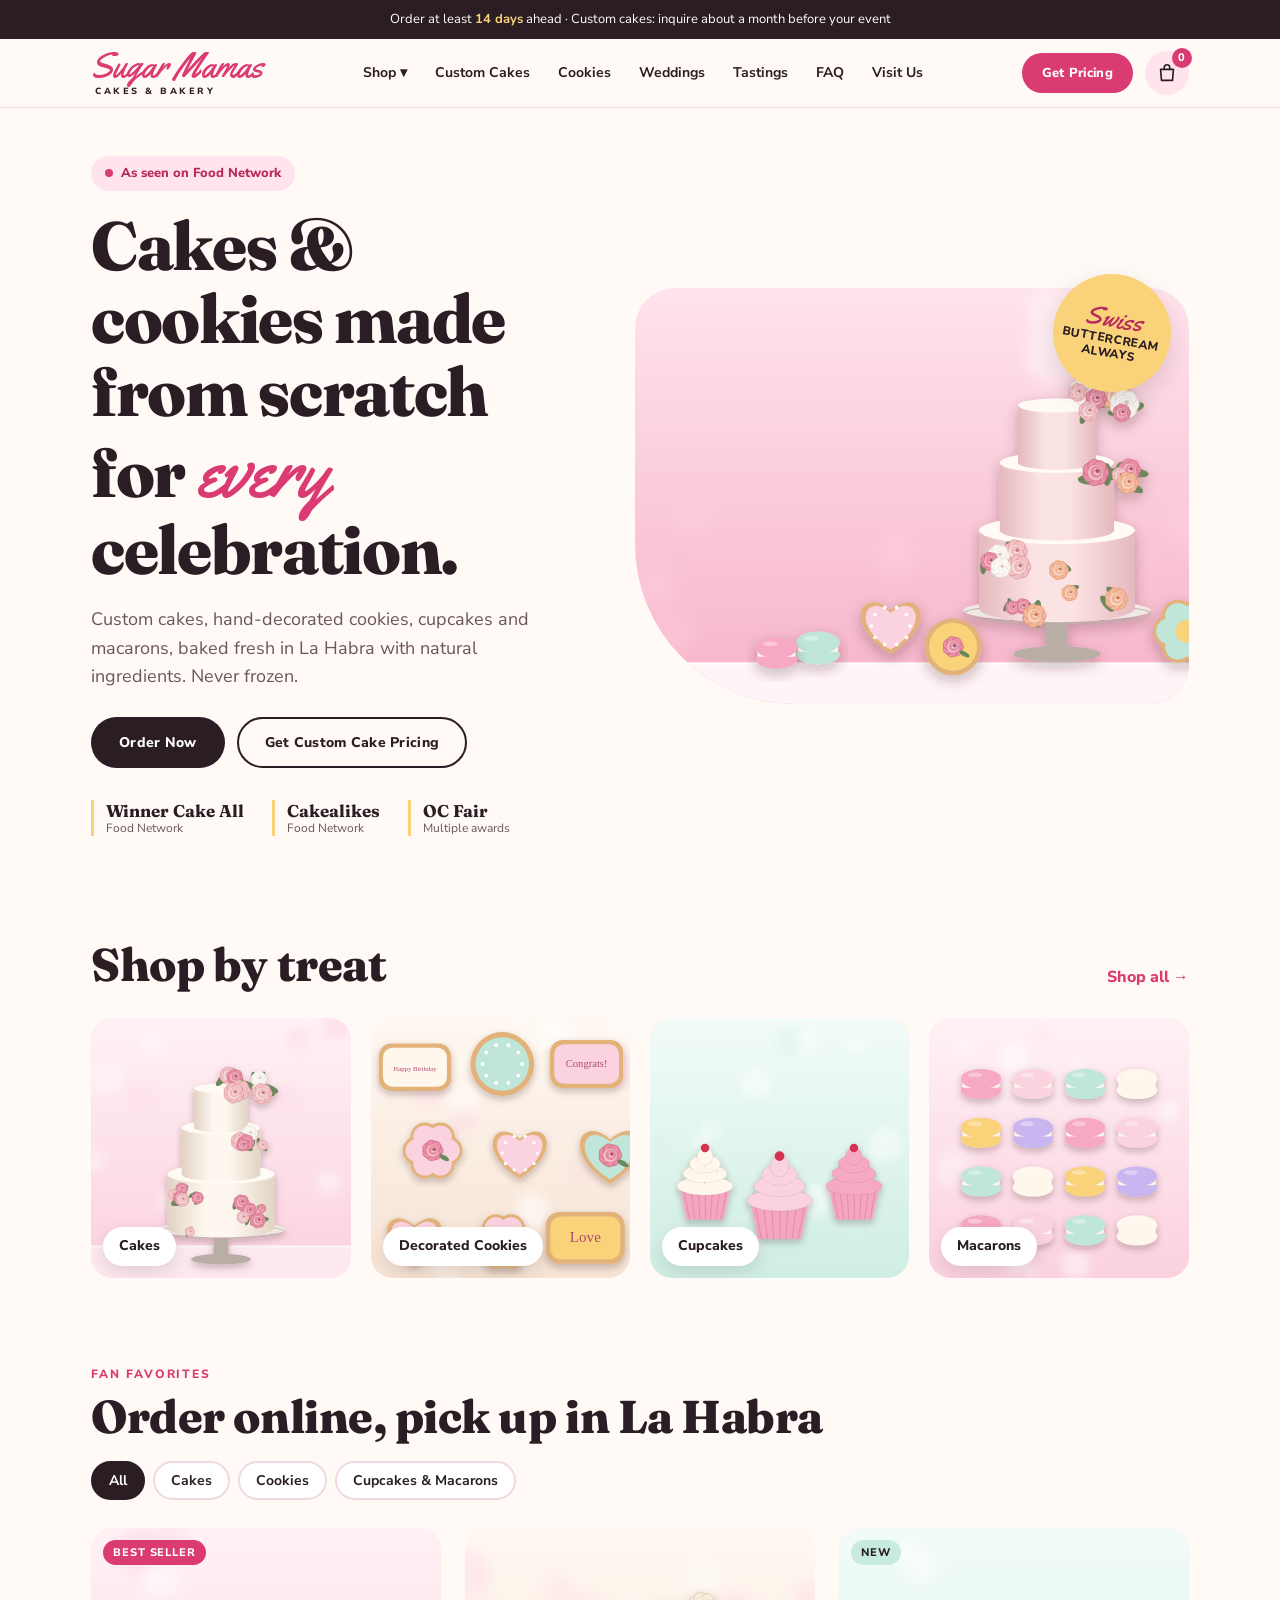
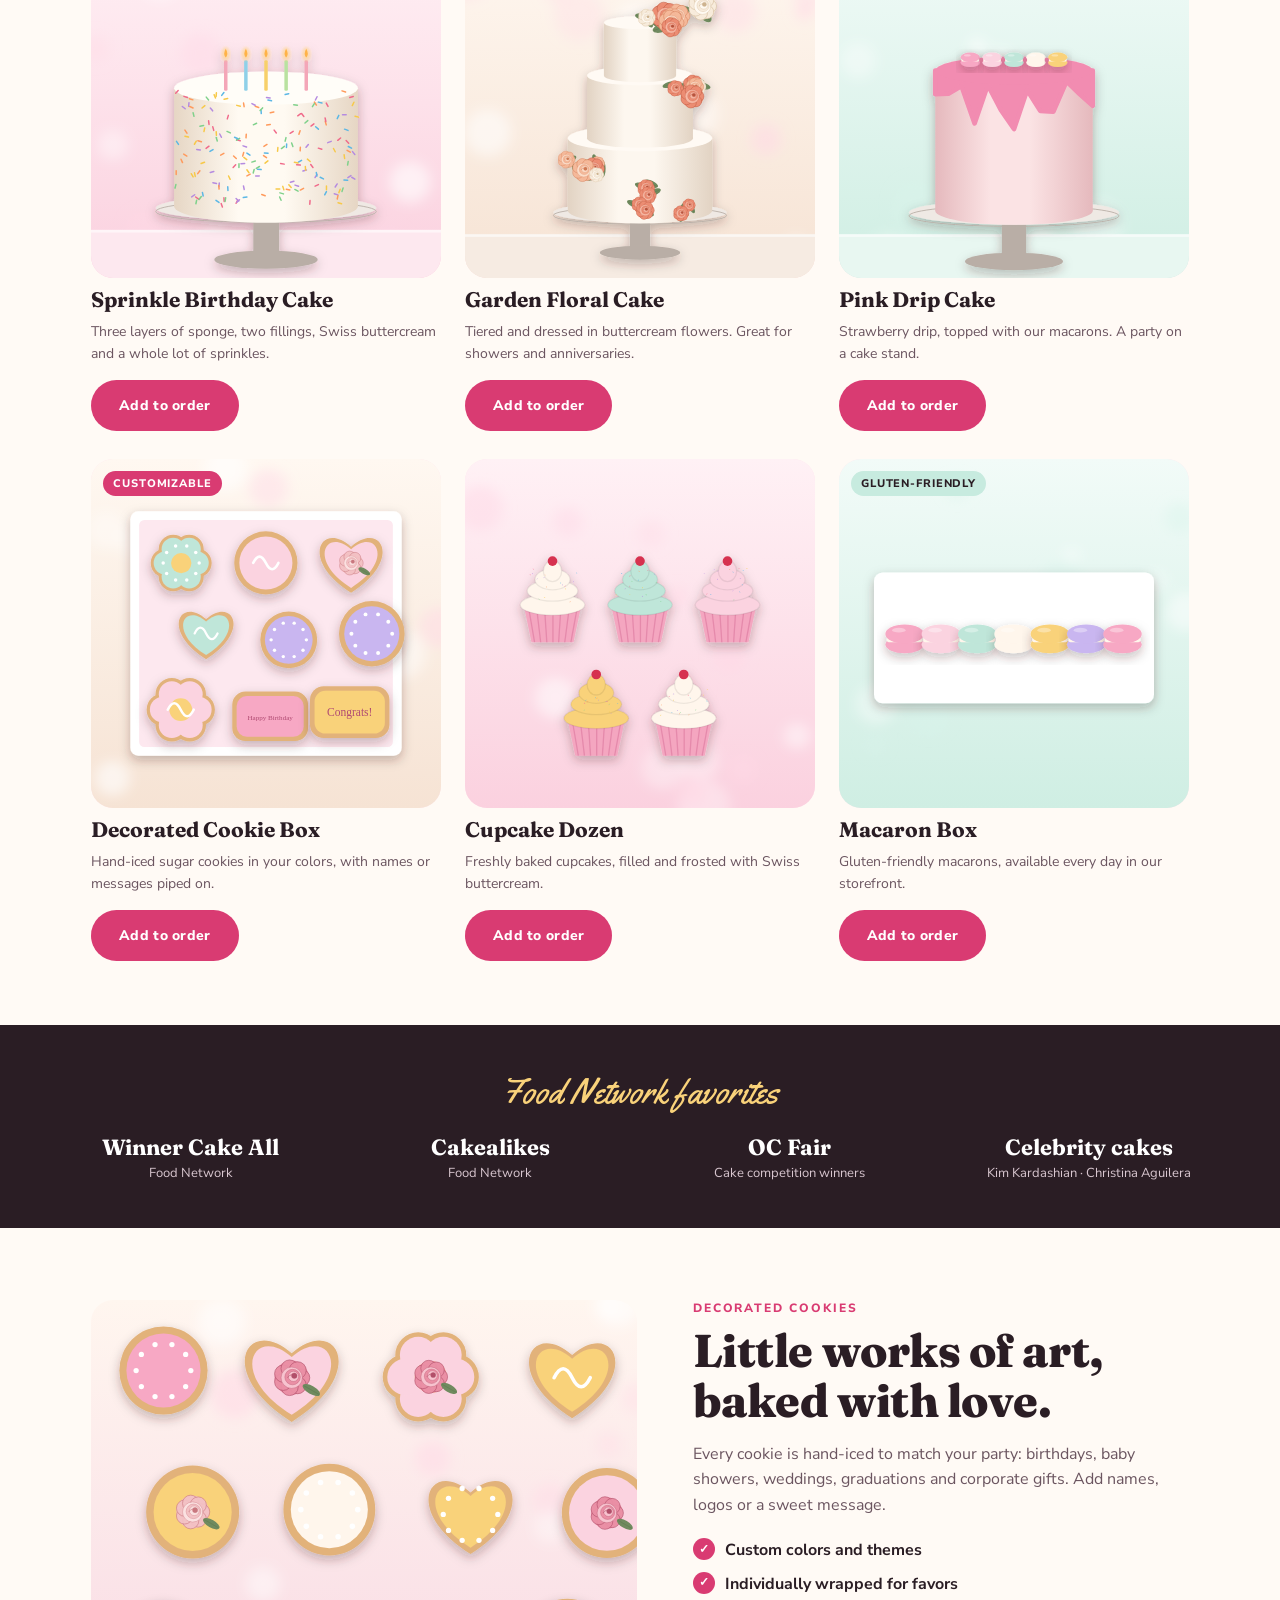
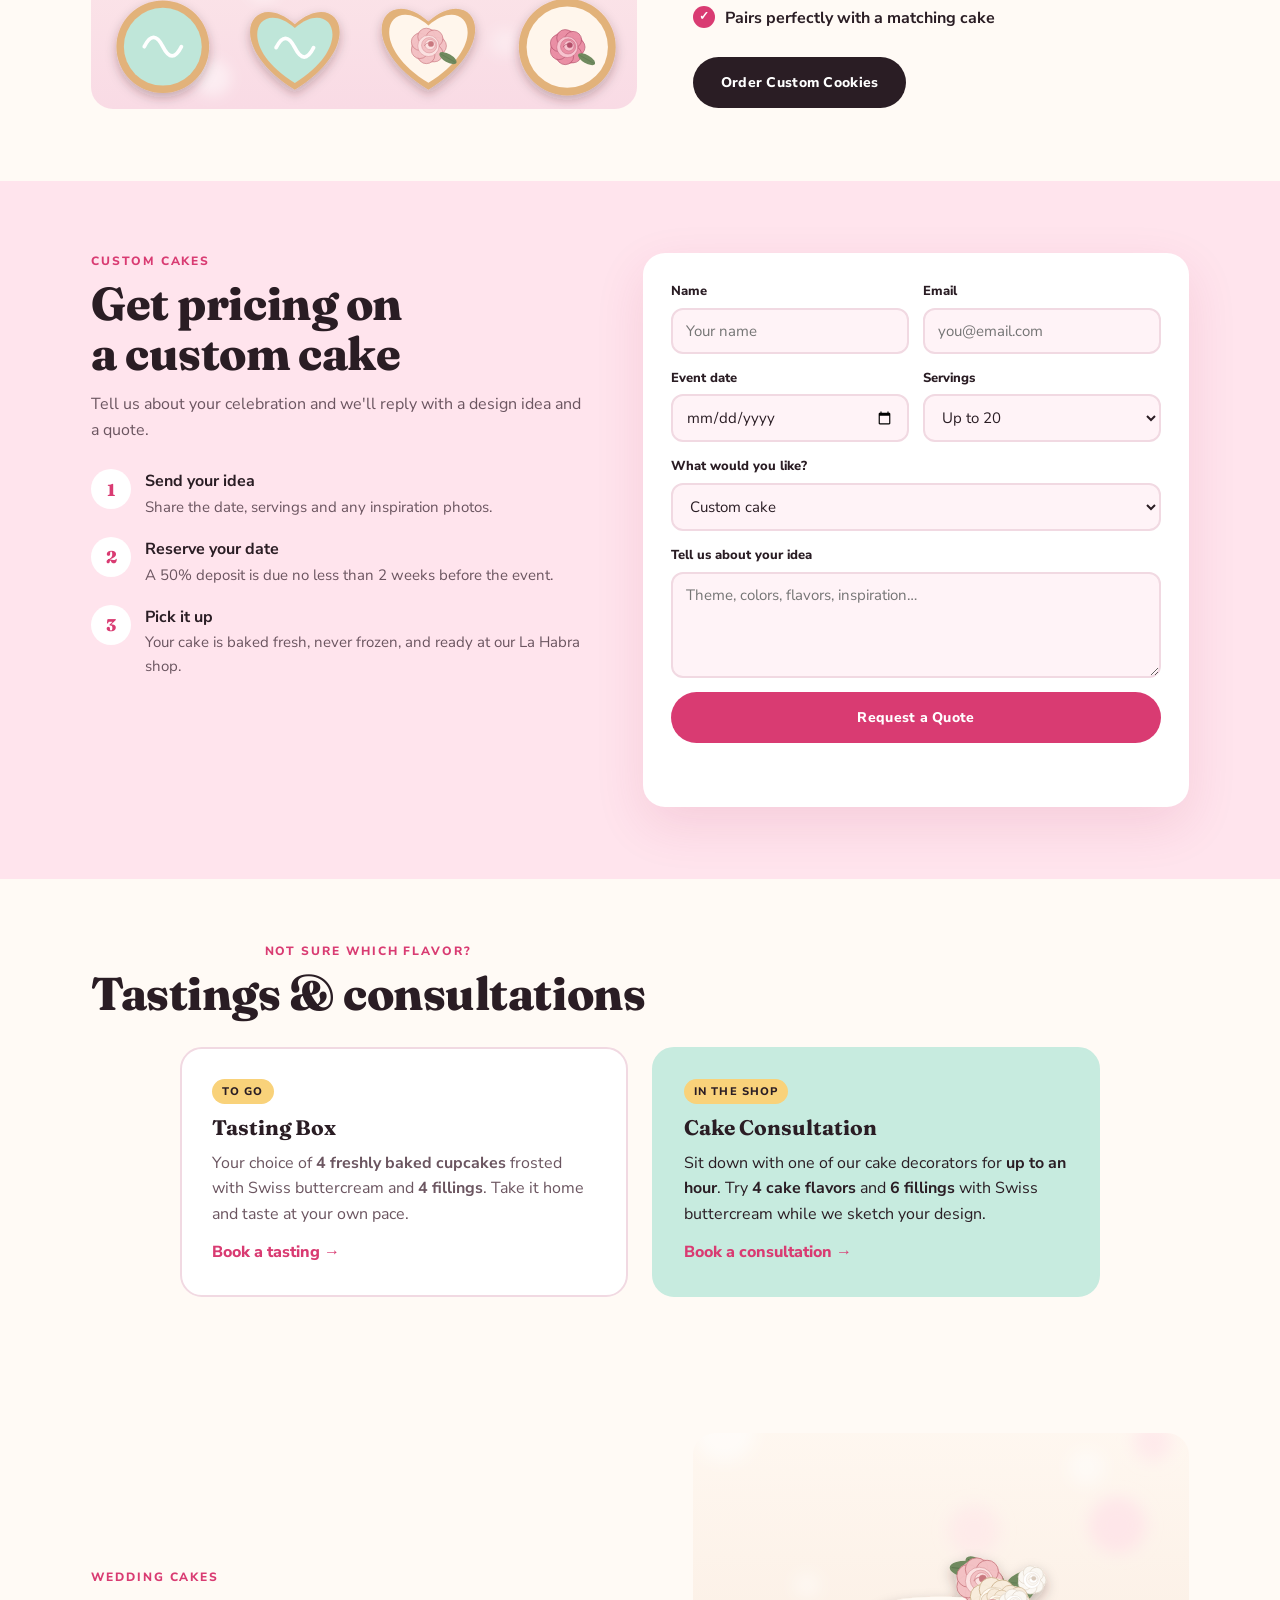
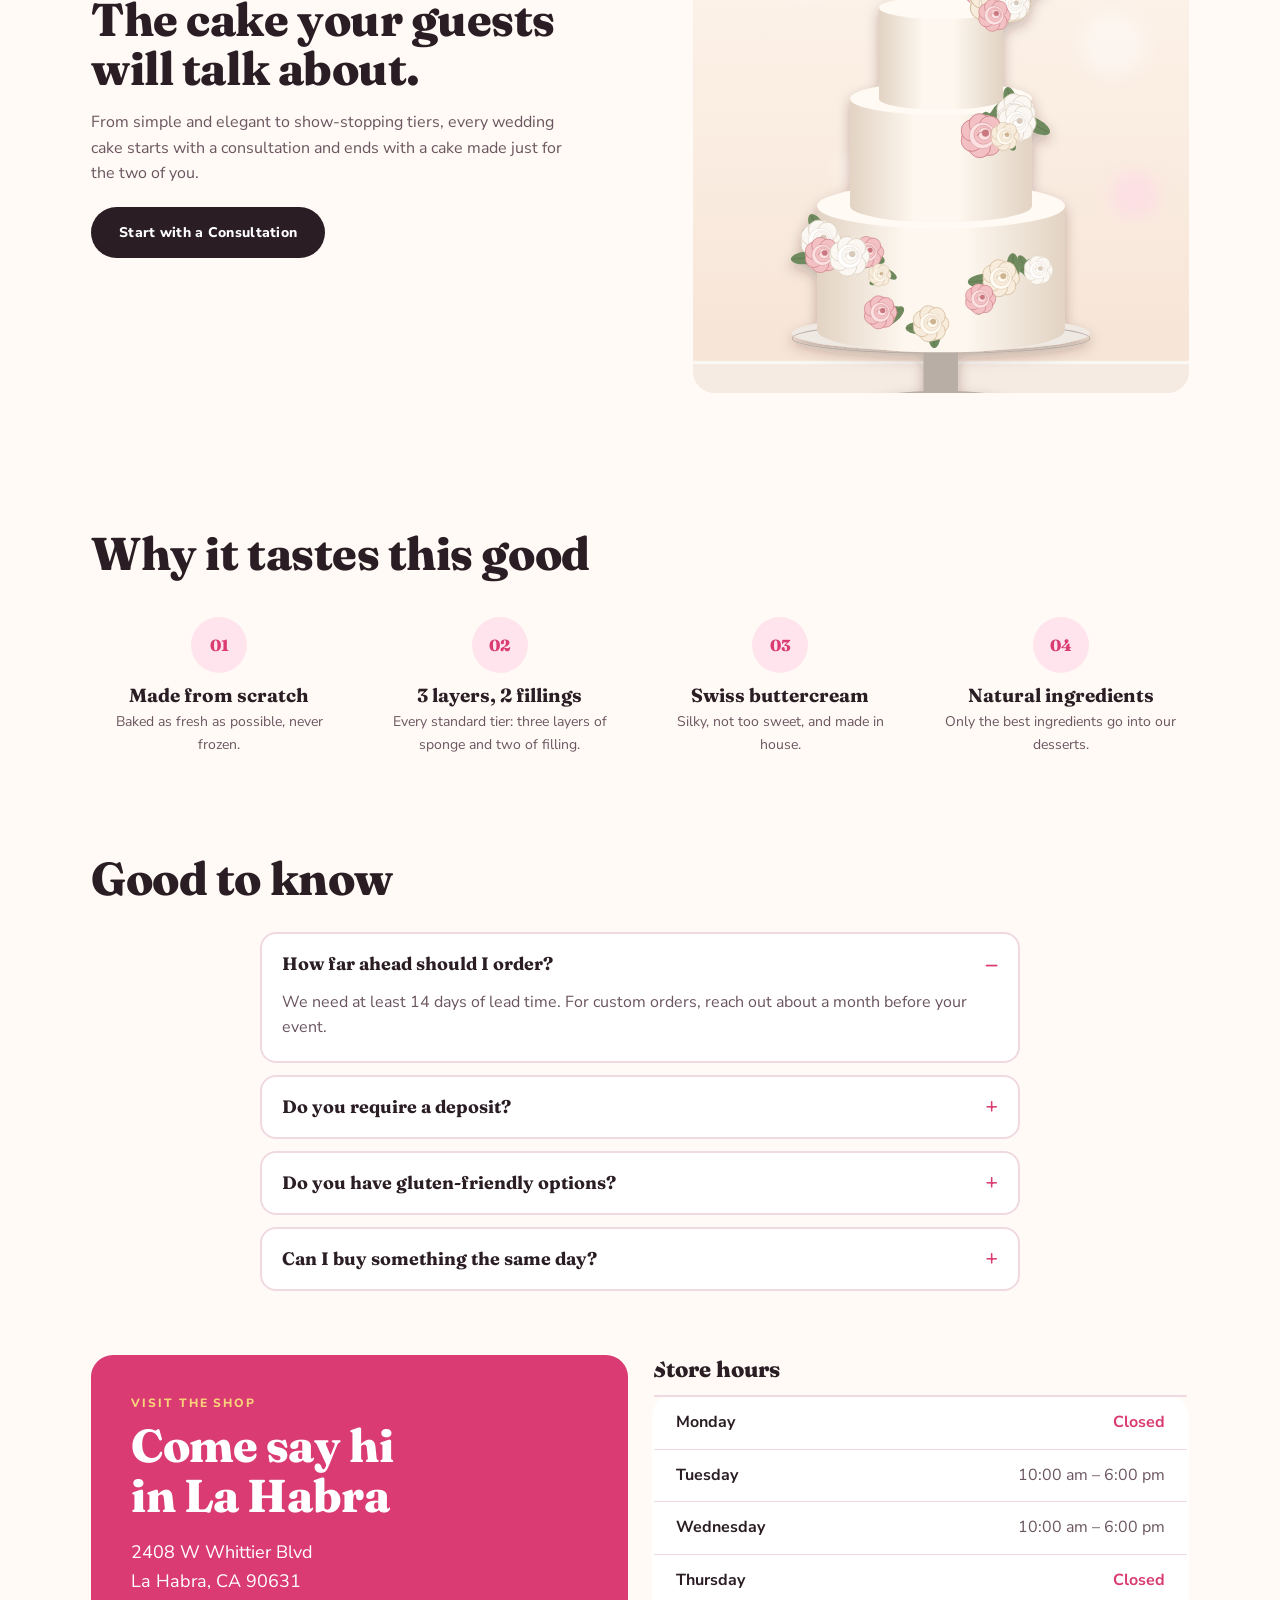
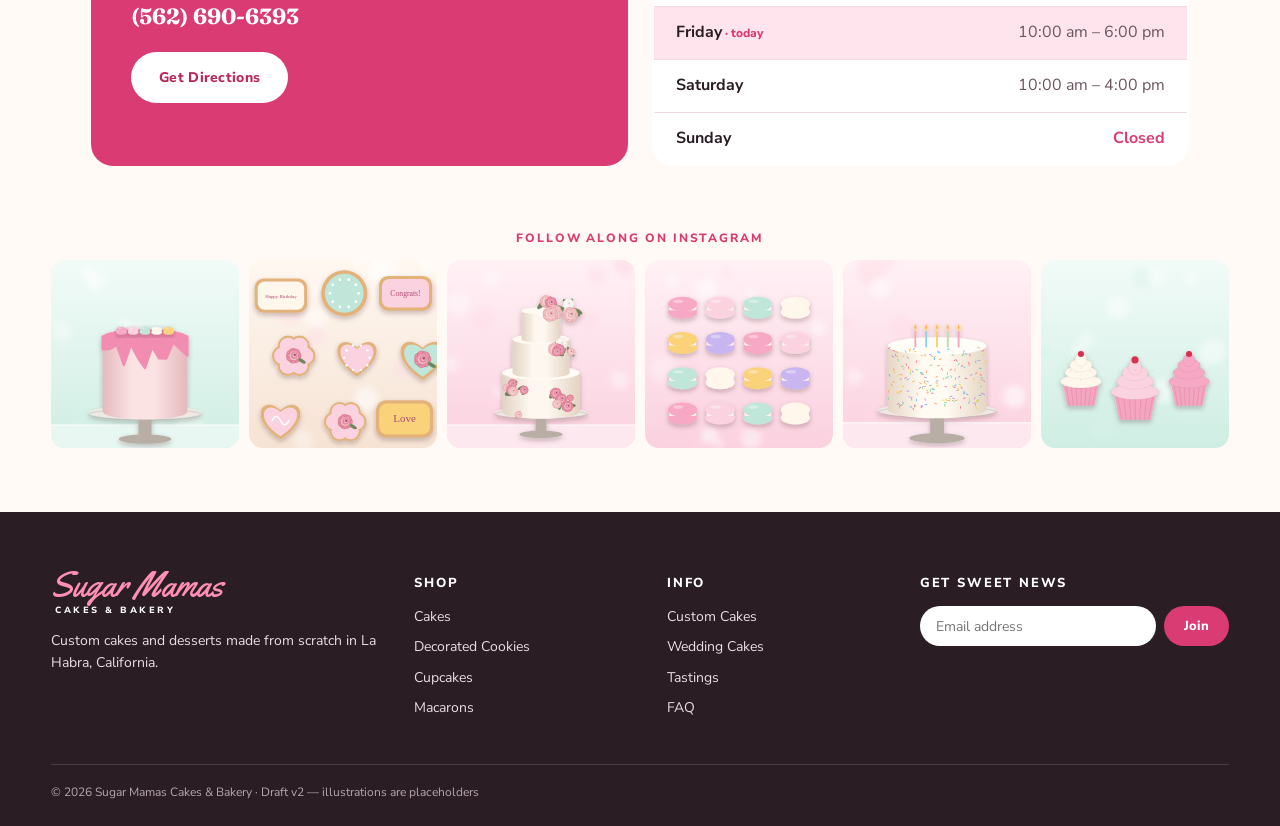
<file: v2/index.html>
<!doctype html>
<html lang="en">
  <head>
    <meta charset="UTF-8" />
    <meta name="viewport" content="width=device-width, initial-scale=1.0" />
    <meta name="description" content="Sugar Mamas Cakes & Bakery — custom cakes, decorated cookies, cupcakes and macarons made from scratch in La Habra, CA." />
    <title>Sugar Mamas Cakes &amp; Bakery</title>
    <link rel="preconnect" href="https://fonts.googleapis.com" />
    <link rel="preconnect" href="https://fonts.gstatic.com" crossorigin />
    <link href="https://fonts.googleapis.com/css2?family=Fraunces:opsz,wght@9..144,500;9..144,700;9..144,800&family=Nunito+Sans:wght@400;600;700;800&family=Yellowtail&display=swap" rel="stylesheet" />
    <link rel="stylesheet" href="styles.css" />
  </head>
  <body>
    <div class="announce">
      <p>Order at least <strong>14 days</strong> ahead · Custom cakes: inquire about a month before your event</p>
    </div>

    <header class="header">
      <div class="header-inner">
        <button class="burger" aria-label="Open menu" aria-expanded="false" aria-controls="nav"><span></span><span></span><span></span></button>
        <a class="logo" href="#top"><span class="logo-script">Sugar Mamas</span><span class="logo-sub">Cakes &amp; Bakery</span></a>
        <nav id="nav" class="nav">
          <div class="dropdown">
            <button class="nav-link drop-btn" aria-expanded="false">Shop <span aria-hidden="true">▾</span></button>
            <div class="drop-menu">
              <a href="#shop" data-filter="cakes">Cakes</a>
              <a href="#shop" data-filter="cookies">Decorated Cookies</a>
              <a href="#shop" data-filter="sweets">Cupcakes &amp; Macarons</a>
              <a href="#shop" data-filter="all">Shop All</a>
            </div>
          </div>
          <a class="nav-link" href="#custom">Custom Cakes</a>
          <a class="nav-link" href="#cookies">Cookies</a>
          <a class="nav-link" href="#wedding">Weddings</a>
          <a class="nav-link" href="#tasting">Tastings</a>
          <a class="nav-link" href="#faq">FAQ</a>
          <a class="nav-link" href="#visit">Visit Us</a>
        </nav>
        <div class="header-cta">
          <a class="btn btn-pink btn-small hide-sm" href="#custom">Get Pricing</a>
          <button class="bag" aria-label="Your order"><svg viewBox="0 0 24 24"><path d="M5 8h14l-1 12H6z"/><path d="M9 8V6a3 3 0 016 0v2"/></svg><span class="bag-count">0</span></button>
        </div>
      </div>
    </header>

    <main id="top">
      <!-- HERO -->
      <section class="hero">
        <div class="hero-copy">
          <p class="kicker"><span class="dot"></span> As seen on Food Network</p>
          <h1>Cakes &amp; cookies made from scratch for <em>every</em> celebration.</h1>
          <p class="lede">Custom cakes, hand-decorated cookies, cupcakes and macarons, baked fresh in La Habra with natural ingredients. Never frozen.</p>
          <div class="hero-btns">
            <a class="btn btn-dark" href="#shop">Order Now</a>
            <a class="btn btn-line" href="#custom">Get Custom Cake Pricing</a>
          </div>
          <ul class="hero-proof">
            <li><strong>Winner Cake All</strong><span>Food Network</span></li>
            <li><strong>Cakealikes</strong><span>Food Network</span></li>
            <li><strong>OC Fair</strong><span>Multiple awards</span></li>
          </ul>
        </div>
        <div class="hero-art">
          <img src="images/hero.svg" alt="Pink tiered floral cake surrounded by decorated cookies and macarons" />
          <div class="sticker"><span>Swiss</span>buttercream<br />always</div>
        </div>
      </section>

      <!-- CATEGORIES -->
      <section class="section cats">
        <div class="section-title">
          <h2>Shop by treat</h2>
          <a class="more" href="#shop">Shop all →</a>
        </div>
        <div class="cat-grid">
          <a class="cat" href="#shop" data-filter="cakes"><img src="images/cat-cakes.svg" alt="" /><span>Cakes</span></a>
          <a class="cat" href="#shop" data-filter="cookies"><img src="images/cat-cookies.svg" alt="" /><span>Decorated Cookies</span></a>
          <a class="cat" href="#shop" data-filter="sweets"><img src="images/cat-cupcakes.svg" alt="" /><span>Cupcakes</span></a>
          <a class="cat" href="#shop" data-filter="sweets"><img src="images/cat-macarons.svg" alt="" /><span>Macarons</span></a>
        </div>
      </section>

      <!-- SHOP -->
      <section class="section shop" id="shop">
        <div class="section-title">
          <div>
            <p class="eyebrow">Fan favorites</p>
            <h2>Order online, pick up in La Habra</h2>
          </div>
          <div class="tabs" role="tablist" aria-label="Filter products">
            <button class="tab active" data-filter="all">All</button>
            <button class="tab" data-filter="cakes">Cakes</button>
            <button class="tab" data-filter="cookies">Cookies</button>
            <button class="tab" data-filter="sweets">Cupcakes &amp; Macarons</button>
          </div>
        </div>
        <div class="products">
          <article class="product" data-cat="cakes">
            <div class="product-img"><img src="images/p-birthday.svg" alt="Sprinkle birthday cake with candles" /><span class="tag">Best seller</span></div>
            <h3>Sprinkle Birthday Cake</h3>
            <p>Three layers of sponge, two fillings, Swiss buttercream and a whole lot of sprinkles.</p>
            <button class="btn btn-pink add" data-name="Sprinkle Birthday Cake">Add to order</button>
          </article>
          <article class="product" data-cat="cakes">
            <div class="product-img"><img src="images/p-floral.svg" alt="Tiered cake with peach flowers" /></div>
            <h3>Garden Floral Cake</h3>
            <p>Tiered and dressed in buttercream flowers. Great for showers and anniversaries.</p>
            <button class="btn btn-pink add" data-name="Garden Floral Cake">Add to order</button>
          </article>
          <article class="product" data-cat="cakes">
            <div class="product-img"><img src="images/p-drip.svg" alt="Pink drip cake topped with macarons" /><span class="tag tag-mint">New</span></div>
            <h3>Pink Drip Cake</h3>
            <p>Strawberry drip, topped with our macarons. A party on a cake stand.</p>
            <button class="btn btn-pink add" data-name="Pink Drip Cake">Add to order</button>
          </article>
          <article class="product" data-cat="cookies">
            <div class="product-img"><img src="images/p-cookie-box.svg" alt="Box of hand-decorated sugar cookies" /><span class="tag">Customizable</span></div>
            <h3>Decorated Cookie Box</h3>
            <p>Hand-iced sugar cookies in your colors, with names or messages piped on.</p>
            <button class="btn btn-pink add" data-name="Decorated Cookie Box">Add to order</button>
          </article>
          <article class="product" data-cat="sweets">
            <div class="product-img"><img src="images/p-cupcakes.svg" alt="Assorted frosted cupcakes" /></div>
            <h3>Cupcake Dozen</h3>
            <p>Freshly baked cupcakes, filled and frosted with Swiss buttercream.</p>
            <button class="btn btn-pink add" data-name="Cupcake Dozen">Add to order</button>
          </article>
          <article class="product" data-cat="sweets">
            <div class="product-img"><img src="images/p-macarons.svg" alt="Box of colorful macarons" /><span class="tag tag-mint">Gluten-friendly</span></div>
            <h3>Macaron Box</h3>
            <p>Gluten-friendly macarons, available every day in our storefront.</p>
            <button class="btn btn-pink add" data-name="Macaron Box">Add to order</button>
          </article>
        </div>
      </section>

      <!-- PRESS -->
      <section class="press">
        <p class="press-title">Food Network favorites</p>
        <ul class="press-list">
          <li><span class="press-big">Winner Cake All</span><span>Food Network</span></li>
          <li><span class="press-big">Cakealikes</span><span>Food Network</span></li>
          <li><span class="press-big">OC Fair</span><span>Cake competition winners</span></li>
          <li><span class="press-big">Celebrity cakes</span><span>Kim Kardashian · Christina Aguilera</span></li>
        </ul>
      </section>

      <!-- COOKIES -->
      <section class="split" id="cookies">
        <div class="split-img"><img src="images/cookies-feature.svg" alt="Hand-decorated sugar cookies with flowers, hearts and messages" /></div>
        <div class="split-copy">
          <p class="eyebrow">Decorated cookies</p>
          <h2>Little works of art, baked with love.</h2>
          <p>Every cookie is hand-iced to match your party: birthdays, baby showers, weddings, graduations and corporate gifts. Add names, logos or a sweet message.</p>
          <ul class="checks">
            <li>Custom colors and themes</li>
            <li>Individually wrapped for favors</li>
            <li>Pairs perfectly with a matching cake</li>
          </ul>
          <a class="btn btn-dark" href="#custom">Order Custom Cookies</a>
        </div>
      </section>

      <!-- CUSTOM CAKE FORM -->
      <section class="custom" id="custom">
        <div class="custom-copy">
          <p class="eyebrow">Custom cakes</p>
          <h2>Get pricing on a custom cake</h2>
          <p>Tell us about your celebration and we'll reply with a design idea and a quote.</p>
          <ol class="steps">
            <li><strong>Send your idea</strong> Share the date, servings and any inspiration photos.</li>
            <li><strong>Reserve your date</strong> A 50% deposit is due no less than 2 weeks before the event.</li>
            <li><strong>Pick it up</strong> Your cake is baked fresh, never frozen, and ready at our La Habra shop.</li>
          </ol>
        </div>
        <form class="quote-form" novalidate>
          <div class="row">
            <label for="q-name">Name<input id="q-name" name="name" required placeholder="Your name" /></label>
            <label for="q-email">Email<input id="q-email" name="email" type="email" required placeholder="you@email.com" /></label>
          </div>
          <div class="row">
            <label for="q-date">Event date<input id="q-date" name="date" type="date" required /></label>
            <label for="q-servings">Servings<select id="q-servings" name="servings"><option>Up to 20</option><option>20–50</option><option>50–100</option><option>100+</option></select></label>
          </div>
          <label for="q-type">What would you like?<select id="q-type" name="type"><option>Custom cake</option><option>Decorated cookies</option><option>Cake + cookies</option><option>Wedding cake</option><option>Cupcakes or macarons</option></select></label>
          <label for="q-details">Tell us about your idea<textarea id="q-details" name="details" rows="4" placeholder="Theme, colors, flavors, inspiration…"></textarea></label>
          <button class="btn btn-pink" type="submit">Request a Quote</button>
          <p class="form-note" aria-live="polite"></p>
        </form>
      </section>

      <!-- TASTING -->
      <section class="section tasting" id="tasting">
        <div class="section-title center">
          <div>
            <p class="eyebrow">Not sure which flavor?</p>
            <h2>Tastings &amp; consultations</h2>
          </div>
        </div>
        <div class="tasting-grid">
          <article class="tasting-card">
            <span class="badge">To go</span>
            <h3>Tasting Box</h3>
            <p>Your choice of <strong>4 freshly baked cupcakes</strong> frosted with Swiss buttercream and <strong>4 fillings</strong>. Take it home and taste at your own pace.</p>
            <a class="more" href="#custom">Book a tasting →</a>
          </article>
          <article class="tasting-card tasting-feature">
            <span class="badge">In the shop</span>
            <h3>Cake Consultation</h3>
            <p>Sit down with one of our cake decorators for <strong>up to an hour</strong>. Try <strong>4 cake flavors</strong> and <strong>6 fillings</strong> with Swiss buttercream while we sketch your design.</p>
            <a class="more" href="#custom">Book a consultation →</a>
          </article>
        </div>
      </section>

      <!-- WEDDING -->
      <section class="split split-rev" id="wedding">
        <div class="split-img"><img src="images/wedding.svg" alt="Three-tier white wedding cake with flowers" /></div>
        <div class="split-copy">
          <p class="eyebrow">Wedding cakes</p>
          <h2>The cake your guests will talk about.</h2>
          <p>From simple and elegant to show-stopping tiers, every wedding cake starts with a consultation and ends with a cake made just for the two of you.</p>
          <a class="btn btn-dark" href="#tasting">Start with a Consultation</a>
        </div>
      </section>

      <!-- WHY -->
      <section class="section why">
        <div class="section-title center"><h2>Why it tastes this good</h2></div>
        <ul class="why-grid">
          <li><span class="why-icon">01</span><h3>Made from scratch</h3><p>Baked as fresh as possible, never frozen.</p></li>
          <li><span class="why-icon">02</span><h3>3 layers, 2 fillings</h3><p>Every standard tier: three layers of sponge and two of filling.</p></li>
          <li><span class="why-icon">03</span><h3>Swiss buttercream</h3><p>Silky, not too sweet, and made in house.</p></li>
          <li><span class="why-icon">04</span><h3>Natural ingredients</h3><p>Only the best ingredients go into our desserts.</p></li>
        </ul>
      </section>

      <!-- FAQ -->
      <section class="section faq" id="faq">
        <div class="section-title center"><h2>Good to know</h2></div>
        <div class="faq-list">
          <details open>
            <summary>How far ahead should I order?</summary>
            <p>We need at least 14 days of lead time. For custom orders, reach out about a month before your event.</p>
          </details>
          <details>
            <summary>Do you require a deposit?</summary>
            <p>Yes. Custom orders need a 50% deposit no less than 2 weeks before the event date.</p>
          </details>
          <details>
            <summary>Do you have gluten-friendly options?</summary>
            <p>Our macarons are gluten-friendly and available every day in the storefront.</p>
          </details>
          <details>
            <summary>Can I buy something the same day?</summary>
            <p>Stop by during open hours for cupcakes, cookies and macarons from the case. Custom work always needs advance notice.</p>
          </details>
        </div>
      </section>

      <!-- VISIT -->
      <section class="visit" id="visit">
        <div class="visit-card">
          <p class="eyebrow">Visit the shop</p>
          <h2>Come say hi in La Habra</h2>
          <address>2408 W Whittier Blvd<br />La Habra, CA 90631</address>
          <p class="phone">(562) 690-6393</p>
          <a class="btn btn-pink" href="https://maps.google.com/?q=2408+W+Whittier+Blvd+La+Habra+CA+90631" target="_blank" rel="noopener">Get Directions</a>
        </div>
        <table class="hours">
          <caption>Store hours</caption>
          <tbody>
            <tr><th>Monday</th><td class="closed">Closed</td></tr>
            <tr><th>Tuesday</th><td>10:00 am – 6:00 pm</td></tr>
            <tr><th>Wednesday</th><td>10:00 am – 6:00 pm</td></tr>
            <tr><th>Thursday</th><td class="closed">Closed</td></tr>
            <tr><th>Friday</th><td>10:00 am – 6:00 pm</td></tr>
            <tr><th>Saturday</th><td>10:00 am – 4:00 pm</td></tr>
            <tr><th>Sunday</th><td class="closed">Closed</td></tr>
          </tbody>
        </table>
      </section>

      <!-- INSTAGRAM -->
      <section class="insta">
        <p class="eyebrow center">Follow along on Instagram</p>
        <div class="insta-grid">
          <img src="images/p-drip.svg" alt="" /><img src="images/cat-cookies.svg" alt="" /><img src="images/cat-cakes.svg" alt="" />
          <img src="images/cat-macarons.svg" alt="" /><img src="images/p-birthday.svg" alt="" /><img src="images/cat-cupcakes.svg" alt="" />
        </div>
      </section>
    </main>

    <footer class="footer">
      <div class="footer-grid">
        <div>
          <a class="logo logo-light" href="#top"><span class="logo-script">Sugar Mamas</span><span class="logo-sub">Cakes &amp; Bakery</span></a>
          <p>Custom cakes and desserts made from scratch in La Habra, California.</p>
        </div>
        <div>
          <h4>Shop</h4>
          <a href="#shop">Cakes</a><a href="#cookies">Decorated Cookies</a><a href="#shop">Cupcakes</a><a href="#shop">Macarons</a>
        </div>
        <div>
          <h4>Info</h4>
          <a href="#custom">Custom Cakes</a><a href="#wedding">Wedding Cakes</a><a href="#tasting">Tastings</a><a href="#faq">FAQ</a>
        </div>
        <div>
          <h4>Get sweet news</h4>
          <form class="news">
            <label class="sr-only" for="n-email">Email</label>
            <input id="n-email" type="email" required placeholder="Email address" />
            <button class="btn btn-pink btn-small" type="submit">Join</button>
          </form>
          <p class="news-note" aria-live="polite"></p>
        </div>
      </div>
      <p class="copy">© <span class="year">2026</span> Sugar Mamas Cakes &amp; Bakery · Draft v2 — illustrations are placeholders</p>
    </footer>

    <div class="toast" role="status" aria-live="polite" hidden></div>
    <script src="script.js"></script>
  </body>
</html>
</file>
<file: v2/styles.css>
:root {
  --pink: #d93b72;
  --pink-dark: #b82a5c;
  --blush: #ffe4ed;
  --blush-2: #fff3f7;
  --cream: #fffaf5;
  --mint: #c7ebdf;
  --butter: #f9d27a;
  --ink: #2a1d24;
  --ink-2: #6b5560;
  --line: #f1d9e2;
  --display: "Fraunces", Georgia, serif;
  --body: "Nunito Sans", "Helvetica Neue", Arial, sans-serif;
  --script: "Yellowtail", "Brush Script MT", cursive;
  --gutter: clamp(16px, 4vw, 56px);
  --max: 1200px;
  --radius: 22px;
}

* { box-sizing: border-box; }
html { scroll-behavior: smooth; }
body { margin: 0; background: var(--cream); color: var(--ink); font: 400 16px/1.6 var(--body); }
a { color: inherit; text-decoration: none; }
img { max-width: 100%; display: block; }
h1, h2, h3 { font-family: var(--display); margin: 0; line-height: 1.08; text-wrap: balance; }
h2 { font-size: clamp(30px, 4vw, 46px); font-weight: 800; letter-spacing: -.01em; }
h3 { font-size: 21px; font-weight: 700; }
svg { width: 22px; height: 22px; fill: none; stroke: currentColor; stroke-width: 1.8; stroke-linecap: round; stroke-linejoin: round; }
.sr-only { position: absolute; width: 1px; height: 1px; overflow: hidden; clip: rect(0 0 0 0); }
.center { text-align: center; justify-content: center; }
:focus-visible { outline: 3px solid var(--pink); outline-offset: 3px; }
.eyebrow { font: 800 12px var(--body); letter-spacing: .16em; text-transform: uppercase; color: var(--pink); margin: 0 0 10px; }

/* Buttons */
.btn { display: inline-flex; align-items: center; justify-content: center; padding: 14px 26px; border-radius: 999px; border: 2px solid transparent; font: 800 14px var(--body); letter-spacing: .02em; cursor: pointer; transition: transform .15s, background .15s, color .15s; }
.btn:hover { transform: translateY(-2px); }
.btn-small { padding: 9px 18px; font-size: 13px; }
.btn-pink { background: var(--pink); color: #fff; }
.btn-pink:hover { background: var(--pink-dark); }
.btn-dark { background: var(--ink); color: #fff; }
.btn-dark:hover { background: #000; }
.btn-line { border-color: var(--ink); color: var(--ink); }
.btn-line:hover { background: var(--ink); color: #fff; }
.more { font-weight: 800; color: var(--pink); white-space: nowrap; }
.more:hover { text-decoration: underline; }

/* Announcement + header */
.announce { background: var(--ink); color: #fff; text-align: center; font-size: 13px; padding: 9px var(--gutter); }
.announce p { margin: 0; }
.announce strong { color: var(--butter); }
.header { position: sticky; top: env(safe-area-inset-top, 0px); z-index: 30; background: rgba(255, 250, 245, .96); backdrop-filter: blur(8px); border-bottom: 1px solid var(--line); }
.header-inner { max-width: var(--max); margin: 0 auto; padding: 10px var(--gutter); display: flex; align-items: center; gap: 24px; }
.logo { display: inline-flex; flex-direction: column; line-height: 1; }
.logo-script { font: 400 34px/1 var(--script); color: var(--pink); }
.logo-sub { font: 800 9px var(--body); letter-spacing: .28em; text-transform: uppercase; margin: 2px 0 0 4px; }
.nav { display: flex; align-items: center; gap: 4px; margin: 0 auto; }
.nav-link { background: none; border: 0; padding: 8px 12px; border-radius: 999px; font: 700 14px var(--body); color: var(--ink); cursor: pointer; }
.nav-link:hover { background: var(--blush); }
.dropdown { position: relative; }
.drop-menu { position: absolute; top: calc(100% + 6px); left: 0; min-width: 210px; background: #fff; border: 1px solid var(--line); border-radius: 16px; padding: 8px; box-shadow: 0 16px 40px rgba(42, 29, 36, .12); display: none; }
.dropdown.open .drop-menu, .dropdown:hover .drop-menu { display: block; }
.drop-menu a { display: block; padding: 9px 12px; border-radius: 10px; font-weight: 700; font-size: 14px; }
.drop-menu a:hover { background: var(--blush); color: var(--pink); }
.header-cta { display: flex; align-items: center; gap: 12px; }
.bag { position: relative; background: var(--blush); border: 0; width: 44px; height: 44px; border-radius: 50%; display: grid; place-items: center; cursor: pointer; color: var(--ink); }
.bag-count { position: absolute; top: -3px; right: -3px; background: var(--pink); color: #fff; font: 800 11px var(--body); min-width: 20px; height: 20px; border-radius: 10px; display: grid; place-items: center; padding: 0 5px; }
.bag.bump { animation: bump .4s; }
@keyframes bump { 50% { transform: scale(1.18); } }
.burger { display: none; background: none; border: 0; padding: 6px; cursor: pointer; }
.burger span { display: block; width: 22px; height: 2px; background: var(--ink); margin: 5px 0; border-radius: 2px; }

/* Hero */
.hero { max-width: var(--max); margin: 0 auto; padding: 48px var(--gutter) 40px; display: grid; grid-template-columns: 1fr 1.1fr; gap: 40px; align-items: center; }
.kicker { display: inline-flex; align-items: center; gap: 8px; background: var(--blush); color: var(--pink-dark); font-weight: 800; font-size: 13px; padding: 7px 14px; border-radius: 999px; margin: 0 0 18px; }
.dot { width: 8px; height: 8px; border-radius: 50%; background: var(--pink); }
.hero h1 { font-size: clamp(40px, 5.4vw, 68px); font-weight: 800; letter-spacing: -.02em; }
.hero h1 em { font-family: var(--script); font-style: normal; font-weight: 400; color: var(--pink); font-size: 1.15em; }
.lede { font-size: 18px; color: var(--ink-2); max-width: 480px; margin: 18px 0 26px; }
.hero-btns { display: flex; flex-wrap: wrap; gap: 12px; }
.hero-proof { list-style: none; padding: 0; margin: 32px 0 0; display: flex; flex-wrap: wrap; gap: 12px 28px; }
.hero-proof li { display: flex; flex-direction: column; line-height: 1.25; padding-left: 12px; border-left: 3px solid var(--butter); }
.hero-proof strong { font-family: var(--display); font-size: 17px; }
.hero-proof span { font-size: 12px; color: var(--ink-2); }
.hero-art { position: relative; }
.hero-art img { width: 100%; aspect-ratio: 4 / 3; object-fit: cover; border-radius: 40px 40px 40px 160px; }
.sticker { position: absolute; top: -14px; right: 18px; width: 118px; height: 118px; border-radius: 50%; background: var(--butter); display: grid; place-content: center; text-align: center; font: 800 12px/1.2 var(--body); text-transform: uppercase; letter-spacing: .06em; transform: rotate(10deg); box-shadow: 0 10px 24px rgba(42, 29, 36, .15); }
.sticker span { font: 400 26px/1 var(--script); text-transform: none; letter-spacing: 0; color: var(--pink-dark); }

/* Sections */
.section { max-width: var(--max); margin: 0 auto; padding: 64px var(--gutter); }
.section-title { display: flex; justify-content: space-between; align-items: end; gap: 20px; flex-wrap: wrap; margin-bottom: 28px; }
.section-title.center { text-align: center; }

.cat-grid { display: grid; grid-template-columns: repeat(4, 1fr); gap: 20px; }
.cat { position: relative; border-radius: var(--radius); overflow: hidden; background: var(--blush); }
.cat img { aspect-ratio: 1; object-fit: cover; width: 100%; transition: transform .4s; }
.cat:hover img { transform: scale(1.05); }
.cat span { position: absolute; left: 12px; bottom: 12px; background: #fff; padding: 8px 16px; border-radius: 999px; font-weight: 800; font-size: 14px; box-shadow: 0 6px 16px rgba(42, 29, 36, .12); }

.shop { padding-top: 24px; }
.tabs { display: flex; flex-wrap: wrap; gap: 8px; }
.tab { background: #fff; border: 2px solid var(--line); padding: 8px 16px; border-radius: 999px; font: 700 14px var(--body); cursor: pointer; color: var(--ink); }
.tab:hover { border-color: var(--pink); }
.tab.active { background: var(--ink); border-color: var(--ink); color: #fff; }
.products { display: grid; grid-template-columns: repeat(3, 1fr); gap: 28px 24px; }
.product { display: flex; flex-direction: column; gap: 10px; }
.product[hidden] { display: none; }
.product-img { position: relative; border-radius: var(--radius); overflow: hidden; background: var(--blush); }
.product-img img { aspect-ratio: 1; object-fit: cover; width: 100%; transition: transform .4s; }
.product:hover .product-img img { transform: scale(1.04); }
.tag { position: absolute; top: 12px; left: 12px; background: var(--pink); color: #fff; font: 800 11px var(--body); letter-spacing: .08em; text-transform: uppercase; padding: 5px 10px; border-radius: 999px; }
.tag-mint { background: var(--mint); color: var(--ink); }
.product p { margin: 0; color: var(--ink-2); font-size: 14px; flex: 1; }
.product .add { align-self: start; margin-top: 4px; }
.product .add.added { background: var(--ink); }

/* Press */
.press { background: var(--ink); color: #fff; padding: 44px var(--gutter); text-align: center; }
.press-title { font: 400 34px var(--script); color: var(--butter); margin: 0 0 18px; }
.press-list { list-style: none; padding: 0; margin: 0 auto; max-width: var(--max); display: grid; grid-template-columns: repeat(4, 1fr); gap: 20px; }
.press-list li { display: flex; flex-direction: column; gap: 2px; }
.press-big { font: 700 22px var(--display); }
.press-list span:last-child { font-size: 13px; color: #d8c6cf; }

/* Split features */
.split { max-width: var(--max); margin: 0 auto; padding: 72px var(--gutter); display: grid; grid-template-columns: 1.1fr 1fr; gap: 56px; align-items: center; }
.split-rev .split-img { order: 2; }
.split-img img { width: 100%; aspect-ratio: 4 / 3; object-fit: cover; border-radius: var(--radius); }
.split-rev .split-img img { aspect-ratio: 4 / 5; max-height: 560px; }
.split-copy > p:not(.eyebrow) { color: var(--ink-2); margin: 16px 0 20px; max-width: 480px; }
.checks { list-style: none; padding: 0; margin: 0 0 26px; display: grid; gap: 8px; }
.checks li { display: flex; gap: 10px; font-weight: 700; }
.checks li::before { content: "✓"; color: #fff; background: var(--pink); width: 22px; height: 22px; border-radius: 50%; display: grid; place-items: center; font-size: 12px; flex: none; }

/* Custom form */
.custom { background: var(--blush); padding: 72px max(var(--gutter), calc((100% - var(--max)) / 2 + var(--gutter))); display: grid; grid-template-columns: 1fr 1.1fr; gap: 56px; }
.custom-copy > p:not(.eyebrow) { color: var(--ink-2); margin: 14px 0 26px; }
.steps { list-style: none; padding: 0; margin: 0; counter-reset: s; display: grid; gap: 18px; }
.steps li { counter-increment: s; display: grid; grid-template-columns: 40px 1fr; column-gap: 14px; color: var(--ink-2); font-size: 15px; }
.steps li::before { content: counter(s); grid-row: span 2; width: 40px; height: 40px; border-radius: 50%; background: #fff; color: var(--pink); font: 800 17px var(--display); display: grid; place-items: center; }
.steps strong { color: var(--ink); font-size: 16px; }
.quote-form { background: #fff; border-radius: var(--radius); padding: 28px; display: grid; gap: 14px; box-shadow: 0 18px 50px rgba(185, 42, 92, .12); }
.row { display: grid; grid-template-columns: 1fr 1fr; gap: 14px; }
.quote-form label { display: grid; gap: 6px; font-weight: 800; font-size: 13px; }
.quote-form input, .quote-form select, .quote-form textarea { width: 100%; border: 2px solid var(--line); border-radius: 12px; padding: 11px 13px; font: 15px var(--body); color: var(--ink); background: var(--blush-2); }
.quote-form input:focus, .quote-form select:focus, .quote-form textarea:focus { outline: none; border-color: var(--pink); background: #fff; }
.quote-form .invalid { border-color: #c0392b; }
.form-note { margin: 0; font-weight: 700; color: var(--pink-dark); min-height: 1.4em; }

/* Tasting */
.tasting-grid { display: grid; grid-template-columns: 1fr 1fr; gap: 24px; max-width: 920px; margin: 0 auto; }
.tasting-card { background: #fff; border: 2px solid var(--line); border-radius: var(--radius); padding: 30px; display: flex; flex-direction: column; gap: 12px; }
.tasting-card p { margin: 0; color: var(--ink-2); flex: 1; }
.tasting-feature { background: var(--mint); border-color: var(--mint); }
.tasting-feature p { color: var(--ink); }
.badge { align-self: start; background: var(--butter); font: 800 11px var(--body); letter-spacing: .1em; text-transform: uppercase; padding: 5px 10px; border-radius: 999px; }

/* Why */
.why-grid { list-style: none; padding: 0; margin: 0; display: grid; grid-template-columns: repeat(4, 1fr); gap: 24px; }
.why-grid li { text-align: center; padding: 10px; }
.why-icon { display: inline-grid; place-items: center; width: 56px; height: 56px; border-radius: 50%; background: var(--blush); color: var(--pink); font: 800 16px var(--display); margin-bottom: 12px; }
.why-grid h3 { font-size: 19px; margin-bottom: 6px; }
.why-grid p { margin: 0; color: var(--ink-2); font-size: 14px; }

/* FAQ */
.faq { padding-top: 24px; }
.faq-list { max-width: 760px; margin: 0 auto; display: grid; gap: 12px; }
.faq details { background: #fff; border: 2px solid var(--line); border-radius: 16px; padding: 4px 20px; }
.faq summary { cursor: pointer; font: 700 18px var(--display); padding: 14px 0; list-style: none; display: flex; justify-content: space-between; gap: 12px; }
.faq summary::-webkit-details-marker { display: none; }
.faq summary::after { content: "+"; color: var(--pink); font-size: 24px; line-height: 1; }
.faq details[open] summary::after { content: "–"; }
.faq details p { margin: 0 0 16px; color: var(--ink-2); }

/* Visit */
.visit { max-width: var(--max); margin: 0 auto 64px; padding: 0 var(--gutter); display: grid; grid-template-columns: 1fr 1fr; gap: 24px; }
.visit-card { background: var(--pink); color: #fff; border-radius: var(--radius); padding: 40px; }
.visit-card .eyebrow { color: var(--butter); }
.visit-card address { font-style: normal; font-size: 18px; margin: 18px 0 6px; }
.phone { font: 700 22px var(--display); margin: 0 0 22px; }
.visit-card .btn { background: #fff; color: var(--pink-dark); }
.hours { width: 100%; border-collapse: collapse; background: #fff; border-radius: var(--radius); overflow: hidden; border: 2px solid var(--line); font-variant-numeric: tabular-nums; }
.hours caption { text-align: left; font: 800 22px var(--display); padding: 0 0 12px; }
.hours th, .hours td { padding: 13px 22px; text-align: left; border-bottom: 1px solid var(--line); }
.hours th { font-weight: 700; }
.hours td { text-align: right; color: var(--ink-2); }
.hours td.closed { color: var(--pink); font-weight: 700; }
.hours tr.today { background: var(--blush); }
.hours tr.today th::after { content: " · today"; color: var(--pink); font-size: 12px; font-weight: 800; }

/* Instagram */
.insta { padding: 0 var(--gutter) 64px; }
.insta-grid { max-width: var(--max); margin: 14px auto 0; display: grid; grid-template-columns: repeat(6, 1fr); gap: 10px; }
.insta-grid img { aspect-ratio: 1; object-fit: cover; width: 100%; border-radius: 14px; }

/* Footer */
.footer { background: var(--ink); color: #eadde3; padding: 56px var(--gutter) 24px; }
.footer-grid { max-width: var(--max); margin: 0 auto; display: grid; grid-template-columns: 1.5fr 1fr 1fr 1.4fr; gap: 32px; }
.footer p { font-size: 14px; }
.footer h4 { color: #fff; font: 800 13px var(--body); letter-spacing: .14em; text-transform: uppercase; margin: 6px 0 14px; }
.footer-grid > div > a:not(.logo) { display: block; margin-bottom: 8px; font-size: 14px; }
.footer-grid a:hover { color: #fff; text-decoration: underline; }
.logo-light .logo-sub { color: #fff; }
.logo-light .logo-script { color: #ff8fb4; }
.news { display: flex; gap: 8px; }
.news input { flex: 1; min-width: 0; border-radius: 999px; border: 0; padding: 10px 16px; font: 14px var(--body); }
.news-note { color: var(--butter); min-height: 1.4em; }
.copy { max-width: var(--max); margin: 36px auto 0; padding-top: 18px; border-top: 1px solid #4a3a42; font-size: 12px !important; color: #b9a6af; }

/* Toast */
.toast { position: fixed; left: 50%; bottom: calc(24px + env(safe-area-inset-bottom, 0px)); transform: translateX(-50%); background: var(--ink); color: #fff; padding: 12px 22px; border-radius: 999px; font-weight: 700; font-size: 14px; box-shadow: 0 12px 30px rgba(0, 0, 0, .2); z-index: 50; }

/* Responsive */
@media (max-width: 1040px) {
  .nav-link { padding: 8px 8px; font-size: 13px; }
  .hide-sm { display: none; }
}
@media (max-width: 900px) {
  .burger { display: block; }
  .header-inner { justify-content: space-between; }
  .nav { position: absolute; top: 100%; left: 0; right: 0; background: var(--cream); flex-direction: column; align-items: stretch; padding: 10px var(--gutter) 18px; border-bottom: 1px solid var(--line); display: none; }
  .nav.open { display: flex; }
  .nav-link { text-align: left; font-size: 16px; padding: 12px; }
  .drop-menu { position: static; box-shadow: none; border: 0; padding: 0 0 0 12px; }
  .dropdown:hover .drop-menu { display: none; }
  .dropdown.open .drop-menu { display: block; }
  .hero, .split, .custom, .visit { grid-template-columns: 1fr; }
  .hero { padding-top: 32px; }
  .split-rev .split-img { order: 0; }
  .cat-grid { grid-template-columns: repeat(2, 1fr); }
  .products { grid-template-columns: repeat(2, 1fr); }
  .press-list, .why-grid { grid-template-columns: repeat(2, 1fr); }
  .insta-grid { grid-template-columns: repeat(3, 1fr); }
  .footer-grid { grid-template-columns: 1fr 1fr; }
}
@media (max-width: 560px) {
  .products, .tasting-grid, .row { grid-template-columns: 1fr; }
  .cat-grid { gap: 12px; }
  .cat span { font-size: 12px; padding: 6px 12px; }
  .sticker { width: 92px; height: 92px; font-size: 10px; }
  .sticker span { font-size: 20px; }
  .quote-form, .visit-card { padding: 22px; }
  .footer-grid { grid-template-columns: 1fr; }
  .hours th, .hours td { padding: 11px 14px; }
}
@media (prefers-reduced-motion: reduce) {
  * { transition: none !important; animation: none !important; }
  html { scroll-behavior: auto; }
}
</file>
